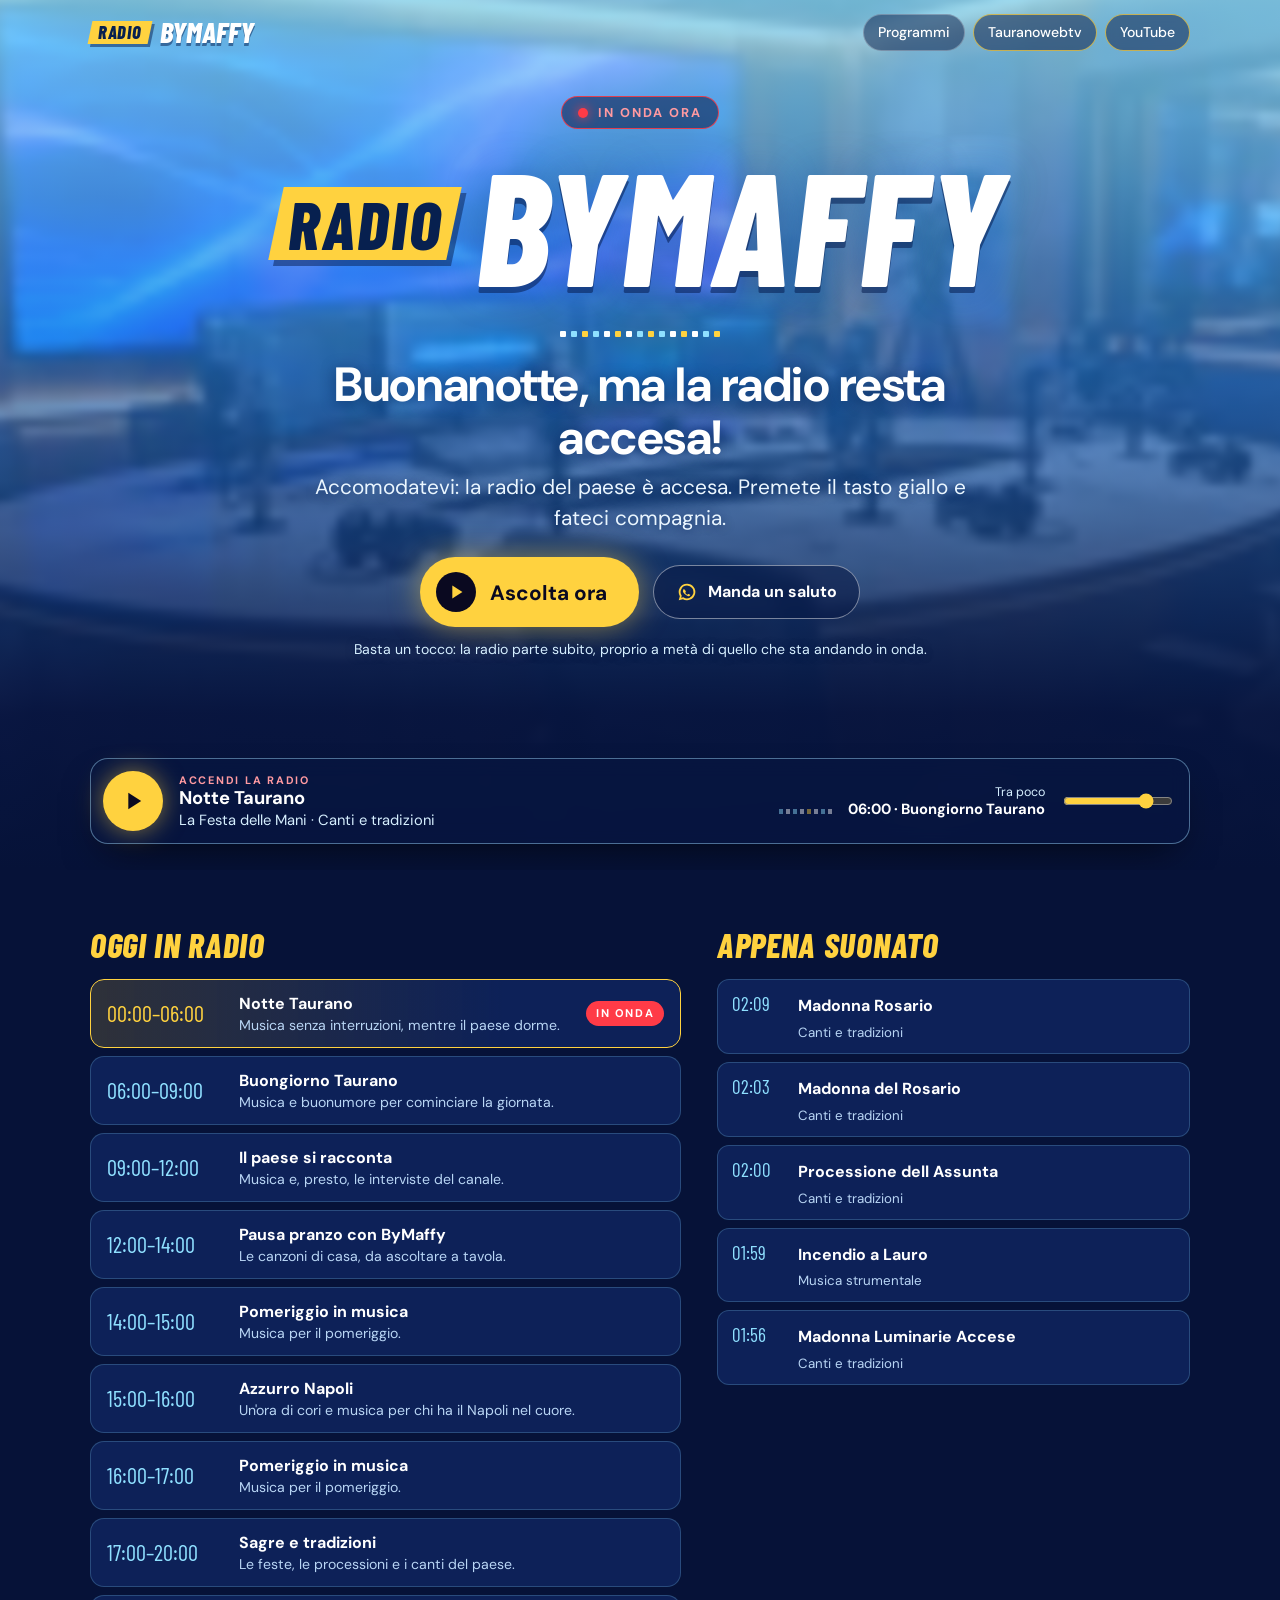
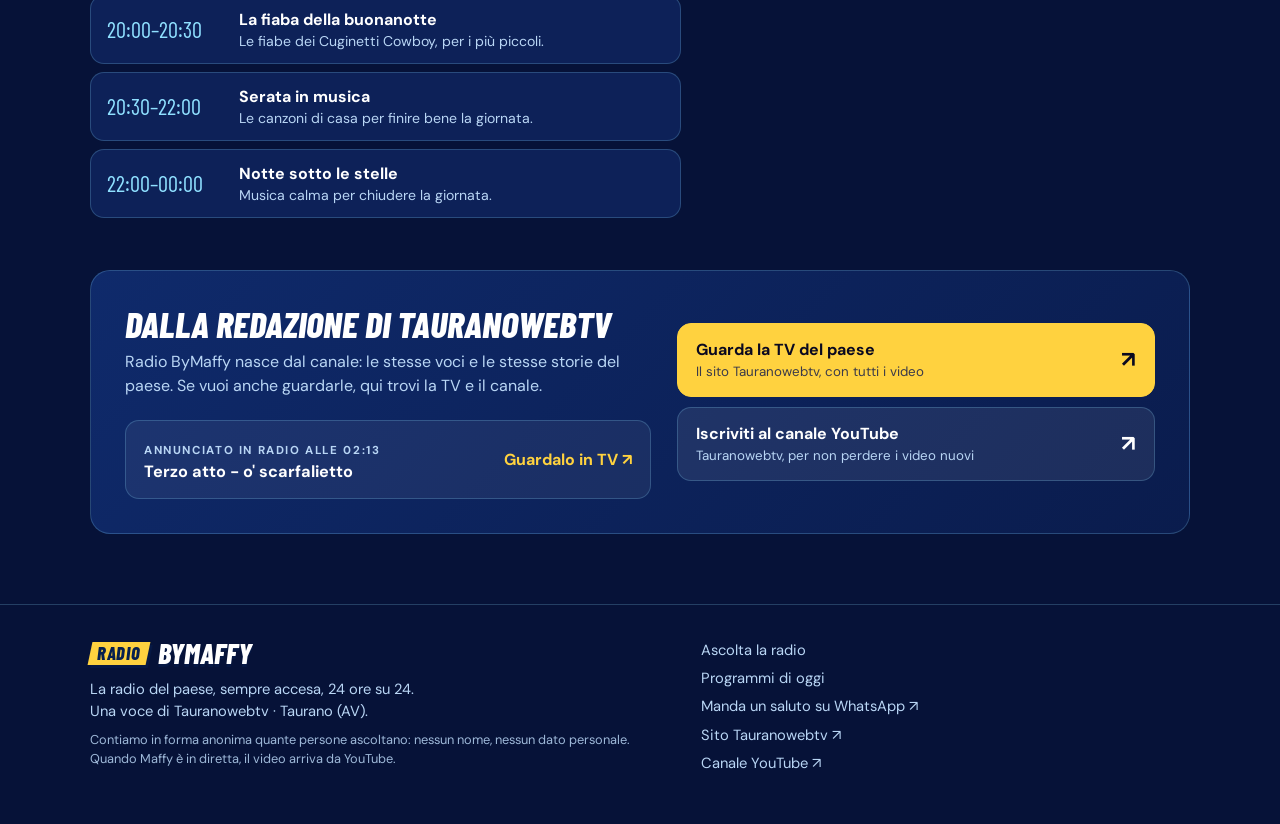
<file: index.html>
<!doctype html>
<html lang="it">
<head>
  <meta charset="utf-8">
  <meta name="viewport" content="width=device-width, initial-scale=1">
  <title>Radio ByMaffy — la radio del paese, sempre accesa</title>
  <meta name="description" content="Radio ByMaffy: la radio del paese, accesa 24 ore su 24. Musica, tradizioni, fiabe della buonanotte e le novità di Tauranowebtv. Premi il tasto giallo e ascolta.">
  <meta name="theme-color" content="#061238">
  <link rel="canonical" href="https://radiobymaffy.github.io/">
  <meta property="og:type" content="website">
  <meta property="og:locale" content="it_IT">
  <meta property="og:site_name" content="Radio ByMaffy">
  <meta property="og:title" content="Radio ByMaffy — la radio del paese, sempre accesa">
  <meta property="og:description" content="Accomodatevi: la radio del paese è accesa. Premete il tasto giallo e fateci compagnia.">
  <meta property="og:url" content="https://radiobymaffy.github.io/">
  <meta property="og:image" content="https://radiobymaffy.github.io/img/anteprima-radio.jpg">
  <meta property="og:image:width" content="1200">
  <meta property="og:image:height" content="630">
  <meta property="og:image:alt" content="Radio ByMaffy, la radio del paese">
  <meta name="twitter:card" content="summary_large_image">
  <link rel="icon" href="favicon.svg" type="image/svg+xml">
  <link rel="apple-touch-icon" href="img/icona-180.png">
  <link rel="preconnect" href="https://fonts.googleapis.com">
  <link rel="preconnect" href="https://fonts.gstatic.com" crossorigin>
  <link href="https://fonts.googleapis.com/css2?family=Barlow+Condensed:ital,wght@0,600;0,700;1,800&family=DM+Sans:wght@400;500;700&display=swap" rel="stylesheet">
  <link rel="stylesheet" href="css/radio.css">
  <link rel="stylesheet" href="css/sito.css">
</head>
<body>

<header class="rtop">
  <div class="wrap">
    <a class="mini" href="#radio" aria-label="Radio ByMaffy, torna in alto"><span class="t"><span>RADIO</span></span><b>BYMAFFY</b></a>
    <nav aria-label="Collegamenti">
      <a href="#oggi">Programmi</a>
      <a class="ext" href="https://tauranowebtv.netlify.app/" target="_blank" rel="noopener">Tauranowebtv</a>
      <a class="ext" href="https://www.youtube.com/@tauranowebtv2459" target="_blank" rel="noopener">YouTube</a>
    </nav>
  </div>
</header>

<main>
  <section class="rd" id="radio" aria-labelledby="h-radio">
    <div class="rd__hero" id="rdHero">
      <div class="rd__bg" aria-hidden="true"></div>
      <div class="wrap rd__in">
        <span class="rd__pill"><i></i> In onda ora</span>
        <h1 class="rd__logo" id="h-radio" aria-label="Radio ByMaffy">
          <span class="rd__tag" aria-hidden="true"><span>RADIO</span></span>
          <span class="rd__name" aria-hidden="true">BYMAFFY</span>
        </h1>
        <div class="rd__eq" aria-hidden="true"><i></i><i></i><i></i><i></i><i></i><i></i><i></i><i></i><i></i><i></i><i></i><i></i><i></i><i></i><i></i></div>

        <div class="hi">
          <p class="hi__t" id="rdHi">Bentrovati!</p>
          <p class="hi__p">Accomodatevi: la radio del paese è accesa. Premete il tasto giallo e fateci compagnia.</p>
          <div class="hi__btns">
            <button class="cta" id="rdCta" type="button" aria-pressed="false">
              <svg class="ico-play" viewBox="0 0 24 24" aria-hidden="true"><path d="M8 5v14l11-7z"/></svg>
              <svg class="ico-pause" viewBox="0 0 24 24" aria-hidden="true"><path d="M7 5h4v14H7V5Zm6 0h4v14h-4V5Z"/></svg>
              <span id="rdCtaTxt">Ascolta ora</span>
            </button>
            <a class="ghost" href="https://wa.me/393928471125?text=Ciao%20Radio%20ByMaffy!%20Un%20saluto%20per%20...%20da%20..." target="_blank" rel="noopener">
              <svg viewBox="0 0 24 24" aria-hidden="true"><path d="M12 3a9 9 0 0 0-7.8 13.5L3 21l4.6-1.2A9 9 0 1 0 12 3Zm0 2a7 7 0 1 1-3.6 13l-.3-.2-2.5.6.7-2.4-.2-.3A7 7 0 0 1 12 5Zm-3 3.6c-.2 0-.5.1-.7.4-.3.4-.8 1-.8 1.9 0 1 .8 2.3 1.9 3.4 1.2 1.2 2.6 2 3.8 2.3.9.2 1.7-.2 2.1-.7.3-.4.3-.8.2-1l-1.7-.8c-.2-.1-.5 0-.7.2l-.5.6c-1-.4-2-1.2-2.5-2.2l.5-.6c.2-.2.2-.5.1-.7l-.8-1.6c-.1-.2-.3-.3-.5-.3H9Z"/></svg>
              Manda un saluto
            </a>
          </div>
          <p class="hi__sub" id="rdSub">Basta un tocco: la radio parte subito, proprio a metà di quello che sta andando in onda.</p>
          <div class="live" id="rdLive" hidden>
            <div class="live__top"><span class="live__pill"><i></i>IN DIRETTA</span><b>Maffy è in onda</b></div>
            <div class="live__video" id="rdLiveVideo"><span class="live__poster">Tocca «Ascolta la diretta» per sentirlo e vederlo.</span></div>
            <p class="live__nota">Quando la diretta finisce, la radio riparte da sola.</p>
          </div>
          <p class="live__fine" id="rdLiveFine" role="status" hidden>La diretta è finita: riprende la radio.</p>
        </div>
      </div>

      <div class="rd__player" id="rdPlayer">
        <button class="rd__play" id="rdPlay" type="button" aria-pressed="false" aria-label="Accendi la radio">
          <svg class="ico-play" viewBox="0 0 24 24" aria-hidden="true"><path d="M8 5v14l11-7z"/></svg>
          <svg class="ico-pause" viewBox="0 0 24 24" aria-hidden="true"><path d="M7 5h4v14H7V5Zm6 0h4v14h-4V5Z"/></svg>
        </button>
        <div class="rd__now">
          <span class="rd__on"><span id="rdPlayTxt">Accendi la radio</span></span>
          <strong id="rdProg">Radio ByMaffy</strong>
          <span class="rd__tit" id="rdTitle">Tocca il tasto per ascoltare</span>
        </div>
        <div class="rd__bars" aria-hidden="true"><i></i><i></i><i></i><i></i><i></i><i></i><i></i><i></i></div>
        <div class="rd__next"><span>Tra poco</span><b id="rdNext">—</b></div>
        <label class="rd__vol"><span class="sr">Volume della radio</span><input type="range" id="rdVol" min="0" max="1" step="0.05" value="0.8"></label>
      </div>
    </div>

    <div class="wrap" id="oggi">
      <p class="rd__note" id="rdNote" hidden>La radio sta per accendersi: stiamo preparando i brani. Torna a trovarci tra poco.</p>
      <div class="rd__cols">
        <div class="rd__col">
          <h2>Oggi in radio</h2>
          <ol class="rd__list" id="rdList"></ol>
        </div>
        <div class="rd__col">
          <h2>Appena suonato</h2>
          <ul class="rd__recent" id="rdRecent"></ul>
        </div>
      </div>
    </div>
  </section>

  <section class="red" id="redazione" aria-labelledby="h-red">
    <div class="wrap">
      <div class="red__box">
        <div>
          <h2 id="h-red">Dalla redazione di Tauranowebtv</h2>
          <p>Radio ByMaffy nasce dal canale: le stesse voci e le stesse storie del paese. Se vuoi anche guardarle, qui trovi la TV e il canale.</p>
          <div id="rdNews"></div>
        </div>
        <div class="red__btns">
          <a class="btn y" href="https://tauranowebtv.netlify.app/" target="_blank" rel="noopener"><div>Guarda la TV del paese<small>Il sito Tauranowebtv, con tutti i video</small></div><span class="ar">↗</span></a>
          <a class="btn" href="https://www.youtube.com/@tauranowebtv2459?sub_confirmation=1" target="_blank" rel="noopener"><div>Iscriviti al canale YouTube<small>Tauranowebtv, per non perdere i video nuovi</small></div><span class="ar">↗</span></a>
        </div>
      </div>
    </div>
  </section>
</main>

<footer>
  <div class="wrap">
    <div>
      <a class="mini" href="#radio" aria-label="Radio ByMaffy, torna in alto"><span class="t"><span>RADIO</span></span><b>BYMAFFY</b></a>
      <p>La radio del paese, sempre accesa, 24 ore su 24.<br>Una voce di Tauranowebtv · Taurano (AV).<br><small class="priv">Contiamo in forma anonima quante persone ascoltano: nessun nome, nessun dato personale. Quando Maffy è in diretta, il video arriva da YouTube.</small></p>
    </div>
    <nav aria-label="Collegamenti in fondo">
      <a href="#radio">Ascolta la radio</a>
      <a href="#oggi">Programmi di oggi</a>
      <a href="https://wa.me/393928471125?text=Ciao%20Radio%20ByMaffy!%20Un%20saluto%20per%20...%20da%20..." target="_blank" rel="noopener">Manda un saluto su WhatsApp ↗</a>
      <a href="https://tauranowebtv.netlify.app/" target="_blank" rel="noopener">Sito Tauranowebtv ↗</a>
      <a href="https://www.youtube.com/@tauranowebtv2459" target="_blank" rel="noopener">Canale YouTube ↗</a>
    </nav>
  </div>
</footer>

<noscript><p class="noscript">Per ascoltare la radio serve JavaScript. Intanto puoi guardare i video su <a href="https://www.youtube.com/@tauranowebtv2459">YouTube</a>.</p></noscript>

<script src="data/radio.js"></script>
<script src="data/radio-voci.js"></script>
<script src="js/radio-core.js"></script>
<script src="js/radio.js"></script>
<script src="js/canale.js"></script>
<script src="js/presenza.js"></script>
<script src="js/onda.js"></script>
</body>
</html>
</file>
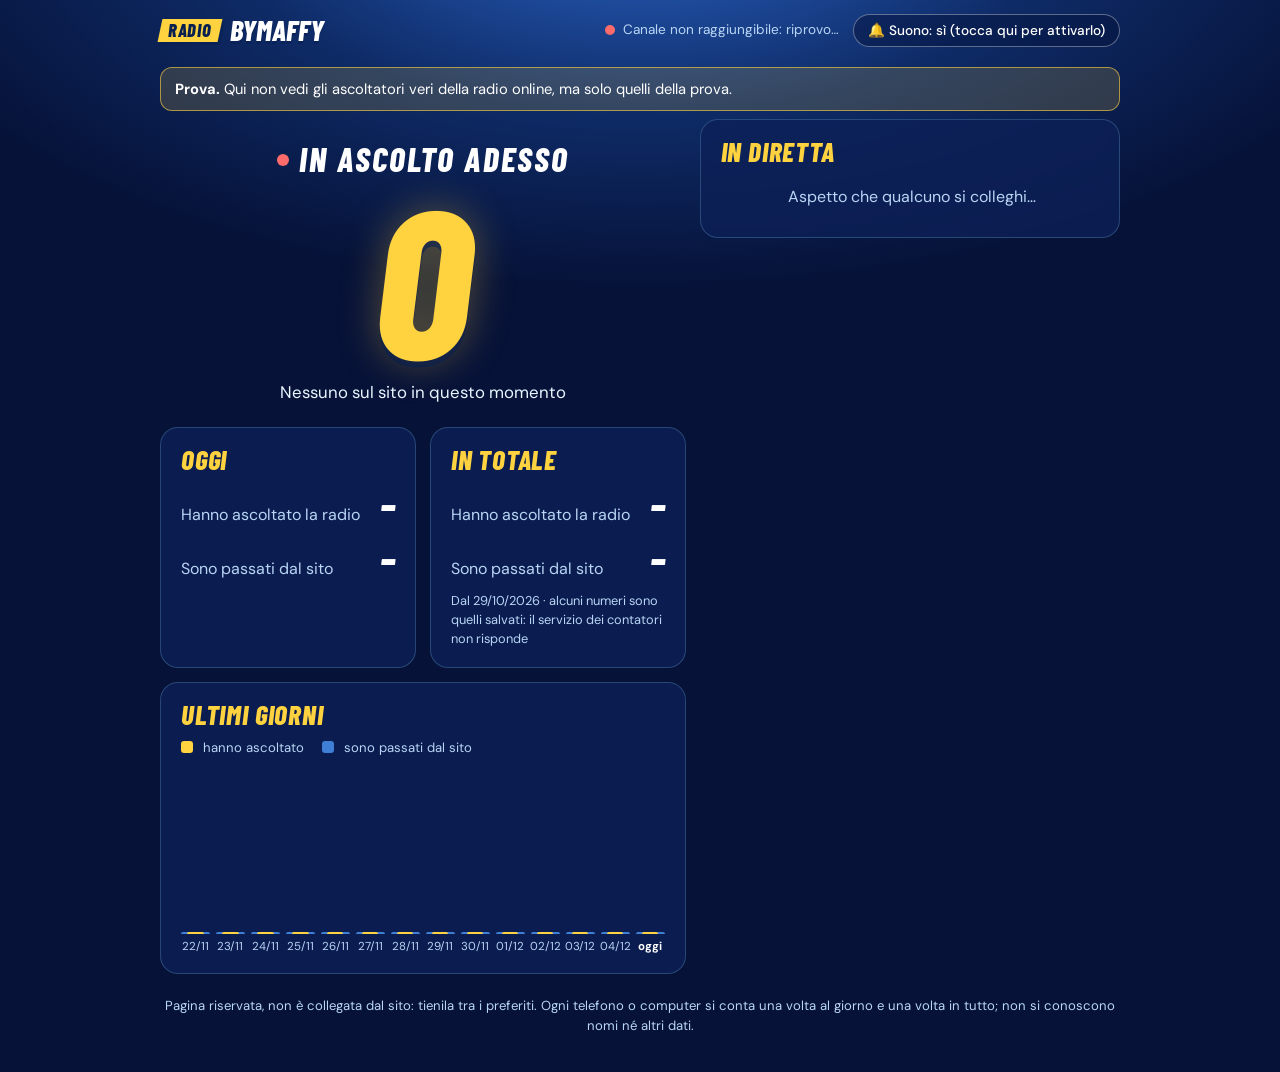
<file: ascolti.html>
<!doctype html>
<html lang="it">
<head>
  <meta charset="utf-8">
  <meta name="viewport" content="width=device-width, initial-scale=1">
  <meta name="robots" content="noindex, nofollow">
  <title>Chi ascolta — Radio ByMaffy</title>
  <meta name="theme-color" content="#061238">
  <link rel="icon" href="favicon.svg" type="image/svg+xml">
  <link rel="apple-touch-icon" href="img/icona-180.png">
  <link rel="preconnect" href="https://fonts.googleapis.com">
  <link rel="preconnect" href="https://fonts.gstatic.com" crossorigin>
  <link href="https://fonts.googleapis.com/css2?family=Barlow+Condensed:ital,wght@0,600;0,700;1,800&family=DM+Sans:wght@400;500;700&display=swap" rel="stylesheet">
  <link rel="stylesheet" href="css/ascolti.css">
</head>
<body>

<header class="top">
  <div class="wrap">
    <a class="mini" href="./" aria-label="Radio ByMaffy, vai alla radio"><span class="t"><span>RADIO</span></span><b>BYMAFFY</b></a>
    <span class="conn" id="aConn" role="status"><i></i><span id="aConnTxt">Mi collego…</span></span>
    <button class="tasto" id="aSuono" type="button" aria-pressed="true">🔔 Suono: sì</button>
  </div>
</header>

<main class="wrap">
  <p class="prova" id="aProva" hidden><b>Prova.</b> Qui non vedi gli ascoltatori veri della radio online, ma solo quelli della prova.</p>

  <div class="griglia">
  <section class="adesso" aria-labelledby="h-adesso">
    <h1 id="h-adesso"><span class="punto"></span> In ascolto adesso</h1>
    <div class="grande" id="aAscolto" aria-live="polite">0</div>
    <p class="sotto" id="aSito">Sul sito, senza radio accesa: 0</p>
    <p class="onda" id="aOnda" hidden><i></i>Maffy è in diretta sulla radio da <b id="aOndaDa">00:00</b></p>
  </section>

  <section class="cifre" aria-label="Contatori">
    <div class="carta">
      <h2>Oggi</h2>
      <dl>
        <div><dt>Hanno ascoltato la radio</dt><dd id="aOggiA">–</dd></div>
        <div><dt>Sono passati dal sito</dt><dd id="aOggiV">–</dd></div>
      </dl>
    </div>
    <div class="carta">
      <h2>In totale</h2>
      <dl>
        <div><dt>Hanno ascoltato la radio</dt><dd id="aTotA">–</dd></div>
        <div><dt>Sono passati dal sito</dt><dd id="aTotV">–</dd></div>
      </dl>
      <p class="mini-nota" id="aDal"></p>
    </div>
  </section>

  <section class="carta giorni" aria-labelledby="h-giorni">
    <h2 id="h-giorni">Ultimi giorni</h2>
    <div class="legenda"><span><i class="l-a"></i> hanno ascoltato</span><span><i class="l-v"></i> sono passati dal sito</span></div>
    <div class="barre" id="aBarre" role="img" aria-label="Grafico degli ultimi giorni"></div>
  </section>

  <section class="carta diretta" aria-labelledby="h-diretta">
    <h2 id="h-diretta">In diretta</h2>
    <ol class="eventi" id="aEventi" aria-live="polite"><li class="vuoto">Aspetto che qualcuno si colleghi…</li></ol>
  </section>
  </div>

  <p class="nota">Pagina riservata, non è collegata dal sito: tienila tra i preferiti. Ogni telefono o computer si conta una volta al giorno e una volta in tutto; non si conoscono nomi né altri dati.</p>
</main>

<noscript><p class="nota">Serve JavaScript per vedere i numeri.</p></noscript>
<script src="js/canale.js"></script>
<script src="js/ascolti.js"></script>
</body>
</html>
</file>
<file: css/radio.css>
/* RADIO BYMAFFY — la pagina della radio.
   Look scelto dall'utente: studio da radiovisione, sfondo sfumato dall'azzurro chiaro al blu notte,
   marchio con etichetta gialla "RADIO" + BYMAFFY enorme in corsivo. */

.rd { scroll-margin-top: 0; background: var(--bg); }
.rd[hidden] { display: none; }

/* ---------- La grande testata con lo studio ---------- */
.rd__hero { position: relative; isolation: isolate; overflow: hidden; min-height: clamp(540px, 82vh, 720px); display: flex; flex-direction: column; justify-content: center; text-align: center; color: #fff; background: #07163f; }
.rd__bg { position: absolute; inset: -30px; z-index: -2; background: url(../img/studio-radio.jpg) center / cover no-repeat; filter: saturate(1.15) blur(2px); }
.rd__hero::after { content: ""; position: absolute; inset: 0; z-index: -1; background: linear-gradient(180deg, rgba(135, 220, 255, .82) 0%, rgba(40, 130, 230, .64) 42%, rgba(7, 22, 66, .95) 82%, rgba(10, 9, 32, 1) 100%); }
.rd__in { padding: 60px 0 190px; }

.rd__pill { display: inline-flex; align-items: center; gap: 10px; padding: 6px 16px; border-radius: 999px; border: 1px solid rgba(255, 59, 71, .85); background: rgba(7, 22, 66, .55); color: #ff9aa1; font-weight: 700; font-size: .8rem; letter-spacing: .16em; text-transform: uppercase; }
.rd__pill i { width: 10px; height: 10px; border-radius: 50%; background: #ff3b47; box-shadow: 0 0 12px #ff3b47; animation: rd-pulse 1.4s ease-in-out infinite; }

.rd__logo { margin: 22px 0 6px; display: flex; align-items: center; justify-content: center; gap: clamp(10px, 2vw, 22px); flex-wrap: wrap; line-height: 1; }
.rd__tag { display: inline-block; background: var(--yellow); color: #07204f; padding: .05em .5em; transform: skewX(-12deg); box-shadow: 6px 6px 0 rgba(6, 30, 80, .5); }
.rd__tag span { display: block; transform: skewX(12deg); font: italic 800 clamp(2.2rem, 6.4vw, 4.2rem) / 1.05 'Barlow Condensed', Impact, 'Arial Narrow', sans-serif; letter-spacing: .04em; }
.rd__name { font: italic 800 clamp(5rem, 15vw, 10rem) / .9 'Barlow Condensed', Impact, 'Arial Narrow', sans-serif; letter-spacing: .01em; color: #fff; text-shadow: 0 6px 0 rgba(6, 30, 80, .55), 0 0 40px rgba(15, 70, 160, .4); }

.rd__eq { display: flex; gap: 5px; align-items: flex-end; justify-content: center; height: 28px; margin: 14px 0 0; }
.rd__eq i { display: block; width: 6px; height: 6px; border-radius: 1px; background: #fff; animation: rd-eq .9s ease-in-out infinite alternate; }
.rd__eq i:nth-child(2n) { background: #8fe0ff; animation-duration: 1.1s; animation-delay: -.3s; }
.rd__eq i:nth-child(3n) { background: var(--yellow); animation-duration: .7s; }
.rd__eq i:nth-child(5n) { animation-duration: 1.35s; animation-delay: -.6s; }
.rd__eq i:nth-child(7n) { animation-duration: .8s; animation-delay: -.2s; }

.rd__lead { margin: 18px 0 0; font-size: clamp(1.05rem, 2.2vw, 1.3rem); }
.rd__lead small { display: block; margin-top: 8px; color: #d6efff; letter-spacing: .3em; text-transform: uppercase; font-size: .72rem; }

/* ---------- Il lettore sulla foto ---------- */
.rd__player { position: absolute; left: 50%; bottom: 26px; transform: translateX(-50%); width: min(100% - 32px, 1100px); display: flex; align-items: center; gap: 16px; padding: 12px 18px 12px 12px; border-radius: 18px; background: rgba(7, 22, 66, .74); border: 1px solid rgba(160, 220, 255, .45); -webkit-backdrop-filter: blur(10px); backdrop-filter: blur(10px); text-align: left; box-shadow: 0 18px 40px -16px rgba(0, 0, 0, .7); }
.rd__play { flex: none; width: 60px; height: 60px; border-radius: 50%; border: 0; background: var(--yellow); color: #0a0920; display: grid; place-items: center; cursor: pointer; box-shadow: 0 0 24px rgba(255, 210, 63, .5); transition: transform .15s, background .15s; }
.rd__play:hover { background: #ffdd66; transform: scale(1.05); }
.rd__play:active { transform: scale(.97); }
.rd__play:disabled { opacity: .5; cursor: default; transform: none; animation: none; }
.rd__play svg { width: 28px; height: 28px; fill: currentColor; }
.rd__play .ico-pause { display: none; }
.rd.is-playing .rd__play .ico-pause { display: block; }
.rd.is-playing .rd__play .ico-play { display: none; }
.rd:not(.is-playing):not(.is-off) .rd__play { animation: rd-nudge 2.2s ease-in-out infinite; }

.rd__now { flex: 1; min-width: 0; display: grid; line-height: 1.3; }
.rd__on { font-size: .68rem; font-weight: 700; letter-spacing: .16em; text-transform: uppercase; color: #ff9aa1; }
.rd__now strong { font-size: 1.15rem; white-space: nowrap; overflow: hidden; text-overflow: ellipsis; }
.rd__tit { color: #d6efff; font-size: .92rem; white-space: nowrap; overflow: hidden; text-overflow: ellipsis; }

.rd__bars { flex: none; display: flex; gap: 3px; align-items: flex-end; height: 26px; opacity: .45; }
.rd__bars i { display: block; width: 4px; height: 5px; background: #8fe0ff; }
.rd__bars i:nth-child(2n) { background: #fff; }
.rd__bars i:nth-child(5n) { background: var(--yellow); }
.rd.is-playing .rd__bars { opacity: 1; }
.rd.is-playing .rd__bars i { animation: rd-bar .9s ease-in-out infinite alternate; }
.rd.is-playing .rd__bars i:nth-child(2n) { animation-duration: .6s; }
.rd.is-playing .rd__bars i:nth-child(3n) { animation-duration: 1.15s; }
.rd.is-playing .rd__bars i:nth-child(5n) { animation-duration: .75s; }

.rd__next { flex: none; text-align: right; font-size: .78rem; color: #d6efff; line-height: 1.3; }
.rd__next b { display: block; color: #fff; font-size: .92rem; }
.rd__vol { flex: none; width: 110px; display: grid; }
.rd__vol input { width: 100%; accent-color: var(--yellow); }

/* ---------- Sotto la testata ---------- */
.rd__note { margin: 28px 0 0; padding: 14px 18px; border-radius: 14px; background: var(--surface); border: 1px dashed var(--line); color: var(--muted); }
.rd__cols { display: grid; grid-template-columns: 1.25fr 1fr; gap: 36px; padding: 46px 0 76px; }
.rd__col h2 { font-family: var(--f-display); font-size: 1.9rem; font-weight: 400; letter-spacing: .05em; text-transform: uppercase; color: var(--yellow); margin: 0 0 14px; }

.rd__list { list-style: none; margin: 0; padding: 0; display: grid; gap: 8px; }
.rd__list li { display: grid; grid-template-columns: 118px 1fr auto; align-items: center; gap: 14px; padding: 12px 16px; border-radius: 14px; background: var(--surface); border: 1px solid var(--line); transition: border-color .2s, background .2s; }
.rd__list time { font-family: var(--f-osd); font-size: 1.4rem; color: var(--blue); white-space: nowrap; }
.rd__list b { display: block; }
.rd__list span { display: block; color: var(--muted); font-size: .88rem; line-height: 1.35; }
.rd__list em { display: none; font-style: normal; font-weight: 700; font-size: .7rem; letter-spacing: .14em; color: #fff; background: #ff3b47; padding: 4px 10px; border-radius: 999px; }
.rd__list li.is-now { border-color: var(--yellow); background: linear-gradient(90deg, rgba(255, 210, 63, .15), var(--surface) 70%); }
.rd__list li.is-now em { display: inline-block; animation: rd-pulse 1.8s ease-in-out infinite; }
.rd__list li.is-now time { color: var(--yellow); }

.rd__recent { list-style: none; margin: 0; padding: 0; display: grid; gap: 8px; }
.rd__recent li { display: grid; grid-template-columns: 54px 1fr; gap: 4px 12px; align-items: baseline; padding: 10px 14px; border-radius: 12px; background: var(--surface); border: 1px solid var(--line); }
.rd__recent span { font-family: var(--f-osd); font-size: 1.2rem; color: var(--blue); }
.rd__recent small { grid-column: 2; color: var(--muted); }
.rd__recent .rd__empty { display: block; color: var(--muted); }

.rd__tv { margin-top: 22px; padding: 18px; border-radius: 16px; background: var(--surface2); border: 1px solid var(--line); display: grid; gap: 8px; justify-items: start; }
.rd__tv span { font-size: .72rem; font-weight: 700; letter-spacing: .14em; text-transform: uppercase; color: var(--muted); }
.rd__tv b { font-size: 1.05rem; line-height: 1.3; }

/* ---------- Barra fissa: compare quando la radio suona e la testata non si vede ---------- */
.rdbar { position: fixed; left: 12px; right: 12px; bottom: 12px; z-index: 46; max-width: 760px; margin-inline: auto; display: flex; align-items: center; gap: 12px; padding: 8px 18px 8px 8px; border-radius: 999px; background: rgba(7, 22, 66, .94); border: 1px solid rgba(160, 220, 255, .4); -webkit-backdrop-filter: blur(10px); backdrop-filter: blur(10px); color: #fff; box-shadow: 0 14px 34px -10px rgba(0, 0, 0, .75); }
.rdbar[hidden] { display: none; }
.rdbar__btn { flex: none; width: 44px; height: 44px; border-radius: 50%; border: 0; background: var(--yellow); color: #0a0920; display: grid; place-items: center; cursor: pointer; }
.rdbar__btn svg { width: 22px; height: 22px; fill: currentColor; }
.rdbar__txt { flex: 1; min-width: 0; display: grid; line-height: 1.25; }
.rdbar__txt b { font-size: .85rem; letter-spacing: .02em; }
.rdbar__txt span { font-size: .82rem; color: #d6efff; white-space: nowrap; overflow: hidden; text-overflow: ellipsis; }
.rdbar__go { flex: none; color: var(--yellow); font-weight: 700; font-size: .85rem; text-decoration: none; }



@keyframes rd-pulse { 50% { opacity: .35; } }
@keyframes rd-eq { from { height: 4px; } to { height: 28px; } }
@keyframes rd-bar { from { height: 4px; } to { height: 26px; } }
@keyframes rd-nudge { 0%, 100% { box-shadow: 0 0 24px rgba(255, 210, 63, .5); } 50% { box-shadow: 0 0 0 10px rgba(255, 210, 63, .18), 0 0 34px rgba(255, 210, 63, .7); } }

@media (max-width: 900px) {
  .rd__cols { grid-template-columns: 1fr; gap: 30px; padding: 36px 0 60px; }
  .rd__vol { display: none; }
}
@media (max-width: 640px) {
  .rd__hero { min-height: 560px; }
  .rd__in { padding: 44px 0 170px; }
  .rd__logo { flex-direction: column; gap: 12px; }
  .rd__name { font-size: clamp(5.4rem, 27vw, 8rem); }
  .rd__bars, .rd__next { display: none; }
  .rd__player { bottom: 14px; gap: 12px; padding: 10px 14px 10px 10px; }
  .rd__play { width: 54px; height: 54px; }
  .rd__list li { grid-template-columns: 1fr auto; row-gap: 2px; }
  .rd__list time { grid-column: 1 / -1; font-size: 1.2rem; }
  .rdbar__go { display: none; }
}
@media (prefers-reduced-motion: reduce) {
  .rd *, .rdbar * { animation: none !important; }
  .rd__eq i { height: 14px; }
}
</file>
<file: css/sito.css>
/* RADIO BYMAFFY — l'identità del sito: colori, barra in alto, saluto, "Dalla redazione", piè di pagina.
   Si carica DOPO radio.css (testata, lettore, scaletta) e ne ritocca alcune parti. */

:root {
  --bg: #061238; --yellow: #ffd23f; --surface: #0d2158; --surface2: #12306f;
  --line: rgba(143, 224, 255, .22); --muted: #b9d6f5; --blue: #8fe0ff;
  --f-display: 'Barlow Condensed', Impact, 'Arial Narrow', sans-serif; --f-osd: 'Barlow Condensed', 'Arial Narrow', sans-serif;
}
* { box-sizing: border-box; }
html { scroll-behavior: smooth; }
body { margin: 0; background: var(--bg); color: #fff; font-family: 'DM Sans', system-ui, -apple-system, 'Segoe UI', sans-serif; line-height: 1.5; }
a { color: inherit; }
.wrap { width: min(100% - 32px, 1100px); margin-inline: auto; }
.sr { position: absolute; width: 1px; height: 1px; overflow: hidden; clip: rect(0 0 0 0); white-space: nowrap; }
:focus-visible { outline: 3px solid var(--yellow); outline-offset: 3px; }

/* ---------- La testata: foto dello studio e sfumato dall'azzurro al blu notte ---------- */
.rd__hero { min-height: clamp(620px, 92vh, 800px); }
.rd__hero::after { background: linear-gradient(180deg, rgba(135, 220, 255, .82) 0%, rgba(40, 130, 230, .64) 42%, rgba(7, 22, 66, .95) 82%, #061238 100%); }
.rd__in { padding: 96px 0 210px; }

/* ---------- Barra in alto: il marchio piccolo e i collegamenti a Tauranowebtv ---------- */
.rtop { position: absolute; top: 0; left: 0; right: 0; z-index: 5; padding: 14px 0; }
.rtop .wrap { display: flex; align-items: center; gap: 14px; }
.mini { display: inline-flex; align-items: center; gap: 10px; text-decoration: none; color: #fff; }
.mini .t { background: var(--yellow); color: #07204f; padding: 0 .5em; transform: skewX(-12deg); box-shadow: 3px 3px 0 rgba(6, 30, 80, .5); }
.mini .t span { display: block; transform: skewX(12deg); font: italic 800 1.15rem / 1.25 'Barlow Condensed', sans-serif; letter-spacing: .04em; }
.mini b { font: italic 800 1.8rem / 1 'Barlow Condensed', sans-serif; text-shadow: 0 3px 0 rgba(6, 30, 80, .5); }
.rtop nav { margin-left: auto; display: flex; gap: 8px; flex-wrap: wrap; justify-content: flex-end; }
.rtop nav a { text-decoration: none; font-size: .88rem; font-weight: 500; padding: 7px 14px; border-radius: 999px; background: rgba(7, 22, 66, .5); border: 1px solid rgba(255, 255, 255, .28); -webkit-backdrop-filter: blur(6px); backdrop-filter: blur(6px); transition: background .15s; }
.rtop nav a:hover { background: rgba(7, 22, 66, .8); }
.rtop nav a.ext { border-color: rgba(255, 210, 63, .7); }
.rtop nav a.ext::after, footer nav a[target]::after { content: ""; }

/* ---------- Il saluto e l'invito ad ascoltare ---------- */
.hi { margin: 22px auto 0; max-width: 660px; }
.hi__t { margin: 0 0 6px; font: 700 clamp(1.9rem, 4.6vw, 3rem) / 1.1 'DM Sans', sans-serif; letter-spacing: -.01em; text-shadow: 0 2px 14px rgba(6, 30, 80, .55); }
.hi__p { margin: 0; font-size: clamp(1.05rem, 2.2vw, 1.3rem); color: #eaf6ff; text-shadow: 0 1px 10px rgba(6, 30, 80, .6); }
.hi__btns { margin-top: 24px; display: flex; gap: 14px; justify-content: center; align-items: center; flex-wrap: wrap; }
.cta { display: inline-flex; align-items: center; gap: 14px; padding: 15px 32px 15px 16px; border: 0; border-radius: 999px; background: var(--yellow); color: #0a0920; font: 700 1.3rem 'DM Sans', sans-serif; cursor: pointer; box-shadow: 0 0 30px rgba(255, 210, 63, .5); transition: transform .15s, background .15s; }
.cta:hover { background: #ffdd66; transform: scale(1.03); }
.cta:active { transform: scale(.98); }
.cta:disabled { opacity: .55; cursor: default; transform: none; animation: none; }
.cta svg { width: 40px; height: 40px; padding: 9px; border-radius: 50%; background: #0a0920; fill: var(--yellow); }
.cta .ico-pause { display: none; }
.rd.is-playing .cta .ico-pause { display: block; }
.rd.is-playing .cta .ico-play { display: none; }
.rd:not(.is-playing):not(.is-off) .cta { animation: rd-nudge 2.2s ease-in-out infinite; }
.ghost { display: inline-flex; align-items: center; gap: 10px; padding: 14px 22px; border-radius: 999px; text-decoration: none; font-weight: 700; background: rgba(7, 22, 66, .55); border: 1px solid rgba(255, 255, 255, .45); -webkit-backdrop-filter: blur(6px); backdrop-filter: blur(6px); transition: background .15s, border-color .15s; }
.ghost:hover { background: rgba(7, 22, 66, .85); border-color: var(--yellow); }
.ghost svg { width: 22px; height: 22px; fill: var(--yellow); }
.hi__sub { margin: 12px 0 0; font-size: .88rem; color: #d6efff; text-shadow: 0 1px 8px rgba(6, 30, 80, .6); }

/* ---------- La diretta di Maffy: scritta rossa, riquadro del video, messaggio di fine ---------- */
.live { margin: 20px auto 0; max-width: 560px; }
.live[hidden], .live__fine[hidden] { display: none; }
.live__top { display: flex; align-items: center; justify-content: center; gap: 12px; margin-bottom: 12px; font: italic 800 1.7rem / 1 'Barlow Condensed', sans-serif; letter-spacing: .04em; text-transform: uppercase; text-shadow: 0 3px 0 rgba(6, 30, 80, .5); }
.live__pill { display: inline-flex; align-items: center; gap: 8px; background: #e63946; color: #fff; padding: 5px 14px 5px 11px; border-radius: 999px; font: 700 .85rem 'DM Sans', sans-serif; letter-spacing: .08em; text-shadow: none; box-shadow: 0 0 22px rgba(230, 57, 70, .55); }
.live__pill i { width: 9px; height: 9px; border-radius: 50%; background: #fff; animation: rd-live 1.4s ease-in-out infinite; }
@keyframes rd-live { 50% { opacity: .25; } }
.live__video { position: relative; aspect-ratio: 16 / 9; display: flex; align-items: center; justify-content: center; padding: 16px; text-align: center; overflow: hidden; background: rgba(6, 18, 56, .82); border: 1px solid rgba(255, 255, 255, .38); border-radius: 14px; box-shadow: 0 12px 40px rgba(6, 18, 56, .55); }
.live__video iframe { position: absolute; inset: 0; width: 100%; height: 100%; border: 0; }
.live__poster { color: #d6efff; font-size: 1rem; }
.live__video.con-video .live__poster { display: none; }
.live__nota { margin: 10px 0 0; font-size: .88rem; color: #d6efff; text-shadow: 0 1px 8px rgba(6, 30, 80, .6); }
.live__fine { margin: 16px auto 0; max-width: 560px; padding: 10px 16px; border-radius: 12px; background: rgba(7, 22, 66, .6); border: 1px solid rgba(255, 210, 63, .6); font-weight: 500; }
.rd.is-live .hi__p { display: none; }
@media (prefers-reduced-motion: reduce) { .live__pill i { animation: none; } }

/* ---------- Scaletta e brani (ritocchi) ---------- */
.rd__cols { padding: 54px 0 40px; }
.rd__col h2 { font: italic 800 2.1rem 'Barlow Condensed', sans-serif; letter-spacing: .02em; text-transform: uppercase; color: var(--yellow); margin: 0 0 14px; }
.rd__list li, .rd__recent li { background: var(--surface); }
.rd__list li.is-now { background: linear-gradient(90deg, rgba(255, 210, 63, .16), var(--surface) 70%); }

/* ---------- Dalla redazione di Tauranowebtv: i soli riferimenti alla TV e al canale ---------- */
.red { padding: 12px 0 70px; }
.red__box { border-radius: 20px; padding: clamp(20px, 4vw, 34px); background: linear-gradient(135deg, #0f2a6b, #0a1c4d); border: 1px solid var(--line); display: grid; grid-template-columns: 1.1fr 1fr; gap: 26px; align-items: center; }
.red__box h2 { margin: 0 0 8px; font: italic 800 2.3rem / 1 'Barlow Condensed', sans-serif; text-transform: uppercase; }
.red__box p { margin: 0; color: var(--muted); }
.red__btns { display: grid; gap: 10px; }
.btn { display: flex; align-items: center; justify-content: space-between; gap: 12px; padding: 14px 18px; border-radius: 14px; text-decoration: none; font-weight: 700; background: rgba(255, 255, 255, .08); border: 1px solid var(--line); transition: transform .15s, background .15s; }
.btn:hover { transform: translateY(-2px); background: rgba(255, 255, 255, .14); }
.btn small { display: block; font-weight: 400; color: var(--muted); }
.btn.y { background: var(--yellow); color: #0a0920; border-color: var(--yellow); }
.btn.y:hover { background: #ffdd66; }
.btn.y small { color: #3a3a4a; }
.btn .ar { font-size: 1.4rem; }
.rd__tv { margin-top: 22px; padding: 16px 18px; border-radius: 14px; background: rgba(255, 255, 255, .06); border: 1px solid var(--line); display: flex; gap: 14px; align-items: center; justify-content: space-between; flex-wrap: wrap; }
.rd__tv span { font-size: .72rem; letter-spacing: .14em; text-transform: uppercase; color: var(--muted); font-weight: 700; }
.rd__tv b { display: block; font-size: 1.02rem; line-height: 1.3; }
.rd__tv a { color: var(--yellow); font-weight: 700; text-decoration: none; white-space: nowrap; }
.rd__tv a:hover { text-decoration: underline; }

/* ---------- Piè di pagina ---------- */
footer { border-top: 1px solid var(--line); padding: 34px 0 50px; color: var(--muted); font-size: .92rem; }
footer .wrap { display: grid; grid-template-columns: 1.2fr 1fr; gap: 24px; }
footer .mini { margin-bottom: 10px; }
footer p { margin: 0; }
footer .priv { display: inline-block; margin-top: 8px; font-size: .8rem; opacity: .85; }
footer nav { display: grid; gap: 6px; justify-items: start; }
footer nav a { text-decoration: none; }
footer nav a:hover { color: var(--yellow); }
body.radio-on footer { padding-bottom: 100px; }
.noscript { margin: 0; padding: 14px 18px; background: var(--surface); color: var(--muted); }

@media (max-width: 760px) {
  .red__box, footer .wrap { grid-template-columns: 1fr; }
  .rtop nav a:not(.ext) { display: none; }
  .rtop nav a.ext { padding: 6px 11px; font-size: .8rem; }
  .mini b { font-size: 1.45rem; }
  .mini .t span { font-size: 1rem; }
  .rd__in { padding: 84px 0 180px; }
  .hi__btns { flex-direction: column; gap: 10px; }
  .cta { font-size: 1.2rem; }
}
</file>
<file: css/ascolti.css>
/* RADIO BYMAFFY — la pagina riservata "Chi ascolta": stessi colori della radio, numeri grandi e leggibili anche da lontano. */
:root {
  --bg: #061238; --yellow: #ffd23f; --surface: #0d2158; --surface2: #12306f;
  --line: rgba(143, 224, 255, .22); --muted: #b9d6f5; --blue: #8fe0ff; --green: #5be28a; --red: #ff6b6b;
}
* { box-sizing: border-box; }
body { margin: 0; min-height: 100vh; color: #fff; font-family: 'DM Sans', system-ui, -apple-system, 'Segoe UI', sans-serif; line-height: 1.5;
  background: radial-gradient(1100px 520px at 50% -8%, #2a63c4 0%, rgba(30, 90, 190, .35) 38%, #061238 72%) no-repeat, #061238; }
.wrap { width: min(100% - 32px, 960px); margin-inline: auto; }
:focus-visible { outline: 3px solid var(--yellow); outline-offset: 3px; }

.top { padding: 14px 0; }
.top .wrap { display: flex; align-items: center; gap: 14px; flex-wrap: wrap; }
.mini { display: inline-flex; align-items: center; gap: 10px; text-decoration: none; color: #fff; }
.mini .t { background: var(--yellow); color: #07204f; padding: 0 .5em; transform: skewX(-12deg); box-shadow: 3px 3px 0 rgba(6, 30, 80, .5); }
.mini .t span { display: block; transform: skewX(12deg); font: italic 800 1.15rem / 1.25 'Barlow Condensed', sans-serif; letter-spacing: .04em; }
.mini b { font: italic 800 1.8rem / 1 'Barlow Condensed', sans-serif; text-shadow: 0 3px 0 rgba(6, 30, 80, .5); }
.conn { margin-left: auto; display: inline-flex; align-items: center; gap: 8px; font-size: .85rem; color: var(--muted); }
.conn i { width: 10px; height: 10px; border-radius: 50%; background: #8a93a8; }
.conn.ok i { background: var(--green); box-shadow: 0 0 10px var(--green); }
.conn.no i { background: var(--red); }
.tasto { font: 500 .85rem 'DM Sans', sans-serif; color: #fff; padding: 7px 14px; border-radius: 999px; background: rgba(7, 22, 66, .55); border: 1px solid rgba(255, 255, 255, .35); cursor: pointer; }
.tasto:hover { border-color: var(--yellow); }

.prova { margin: 6px 0 0; padding: 10px 14px; border-radius: 12px; background: rgba(255, 210, 63, .16); border: 1px solid rgba(255, 210, 63, .6); font-size: .92rem; }

.adesso { text-align: center; padding: 22px 0 8px; }
.adesso h1 { margin: 0; display: inline-flex; align-items: center; gap: 10px; font: italic 800 clamp(1.5rem, 4vw, 2.1rem) / 1.1 'Barlow Condensed', sans-serif; letter-spacing: .06em; text-transform: uppercase; color: #fff; }
.punto { width: 12px; height: 12px; border-radius: 50%; background: var(--red); box-shadow: 0 0 0 0 rgba(255, 107, 107, .7); animation: pulsa 1.8s infinite; }
@keyframes pulsa { 70% { box-shadow: 0 0 0 12px rgba(255, 107, 107, 0); } 100% { box-shadow: 0 0 0 0 rgba(255, 107, 107, 0); } }
.grande { font: italic 800 clamp(6rem, 30vw, 13rem) / .95 'Barlow Condensed', sans-serif; color: var(--yellow); text-shadow: 0 6px 0 rgba(6, 30, 80, .55), 0 0 40px rgba(255, 210, 63, .35); font-variant-numeric: tabular-nums; }
.grande.salta { animation: salta .6s ease-out; }
@keyframes salta { 0% { transform: scale(1); } 30% { transform: scale(1.14); color: #fff; } 100% { transform: scale(1); } }
.sotto { margin: 4px 0 0; font-size: 1.05rem; color: #eaf6ff; }

/* Telefono: il numero grande, subito l'elenco di chi arriva, poi i contatori e il grafico.
   Computer: numeri a sinistra, elenco "in diretta" sempre in vista a destra. */
.griglia { display: grid; gap: 14px; grid-template-columns: minmax(0, 1fr); grid-template-areas: "adesso" "diretta" "cifre" "giorni"; margin-top: 8px; }
.adesso { grid-area: adesso; }
.onda { display: inline-flex; align-items: center; gap: 10px; margin: 12px auto 0; padding: 6px 16px; border-radius: 999px; background: #e63946; color: #fff; font-size: .95rem; box-shadow: 0 0 22px rgba(230, 57, 70, .5); }
.onda[hidden] { display: none; }
.onda i { width: 9px; height: 9px; border-radius: 50%; background: #fff; animation: pulsa 1.8s infinite; }
.onda b { font-variant-numeric: tabular-nums; }
.cifre { grid-area: cifre; display: grid; grid-template-columns: 1fr 1fr; gap: 14px; }
.giorni { grid-area: giorni; }
.diretta { grid-area: diretta; }
.carta { background: rgba(13, 33, 88, .78); border: 1px solid var(--line); border-radius: 18px; padding: 18px 20px; -webkit-backdrop-filter: blur(6px); backdrop-filter: blur(6px); }
@media (min-width: 900px) {
  .griglia { grid-template-columns: minmax(0, 1.25fr) minmax(0, 1fr); grid-template-areas: "adesso diretta" "cifre diretta" "giorni diretta"; grid-template-rows: auto auto 1fr; }
  .diretta { position: sticky; top: 14px; align-self: start; max-height: calc(100vh - 28px); display: flex; flex-direction: column; }
  .diretta .eventi { max-height: none; flex: 1 1 auto; min-height: 0; }
}
.carta h2 { margin: 0 0 10px; font: italic 800 1.7rem / 1 'Barlow Condensed', sans-serif; letter-spacing: .03em; text-transform: uppercase; color: var(--yellow); }
dl { margin: 0; display: grid; gap: 10px; }
dl > div { display: flex; align-items: baseline; justify-content: space-between; gap: 12px; }
dt { color: var(--muted); }
dd { margin: 0; font: italic 800 2.6rem / 1 'Barlow Condensed', sans-serif; font-variant-numeric: tabular-nums; }
dd.salta { animation: salta .6s ease-out; }
.mini-nota { margin: 10px 0 0; font-size: .8rem; color: var(--muted); }
.mini-nota:empty { display: none; }

.legenda { display: flex; gap: 18px; flex-wrap: wrap; font-size: .82rem; color: var(--muted); margin-bottom: 8px; }
.legenda i { display: inline-block; width: 12px; height: 12px; border-radius: 3px; margin-right: 6px; vertical-align: -1px; }
.l-a { background: var(--yellow); } .l-v { background: #3f7fd6; }
.barre { display: flex; align-items: flex-end; gap: 6px; height: 190px; padding-top: 22px; }
.barre .g { flex: 1 1 0; min-width: 0; height: 100%; display: flex; flex-direction: column; align-items: center; justify-content: flex-end; gap: 4px; }
.barre .col { position: relative; width: 100%; max-width: 46px; flex: 1 1 auto; display: flex; align-items: flex-end; }
.barre .v, .barre .a { position: absolute; left: 0; right: 0; bottom: 0; border-radius: 6px 6px 0 0; min-height: 2px; transition: height .5s ease; }
.barre .v { background: #3f7fd6; }
.barre .a { background: var(--yellow); left: 22%; right: 22%; }
.barre .n { font: 700 .8rem 'DM Sans', sans-serif; color: var(--yellow); min-height: 1.1em; }
.barre .d { font-size: .72rem; color: var(--muted); white-space: nowrap; }
.barre .g.oggi .d { color: #fff; font-weight: 700; }
.barre .vuoto { margin: auto; color: var(--muted); }

.eventi { list-style: none; margin: 0; padding: 0; display: grid; gap: 8px; max-height: 420px; overflow-y: auto; }
.eventi li { display: grid; grid-template-columns: auto 1fr; gap: 4px 12px; align-items: baseline; padding: 10px 12px; border-radius: 12px; background: var(--surface); border-left: 4px solid var(--blue); }
.eventi li.p { border-left-color: var(--yellow); background: linear-gradient(90deg, rgba(255, 210, 63, .16), var(--surface) 70%); }
.eventi li.x { border-left-color: #6b7694; opacity: .8; }
.eventi li.nuovo { animation: entra .7s ease-out; }
@keyframes entra { from { opacity: 0; transform: translateY(-8px); background: rgba(255, 210, 63, .45); } }
.eventi time { font: 500 .85rem 'DM Sans', sans-serif; color: var(--muted); font-variant-numeric: tabular-nums; }
.eventi b { font-weight: 700; }
.eventi small { grid-column: 2; color: var(--muted); font-size: .85rem; }
.eventi li.vuoto { display: block; border-left-color: transparent; background: transparent; color: var(--muted); text-align: center; }

.nota { margin: 22px 0 36px; font-size: .82rem; color: var(--muted); text-align: center; }

@media (max-width: 640px) {
  .cifre { grid-template-columns: 1fr; }
  .conn { order: 3; margin-left: 0; width: 100%; }
  .tasto { margin-left: auto; }
  .barre { gap: 3px; }
  .barre .d { font-size: .62rem; }
}
@media (prefers-reduced-motion: reduce) { .punto, .grande.salta, dd.salta, .eventi li.nuovo { animation: none; } }
</file>
